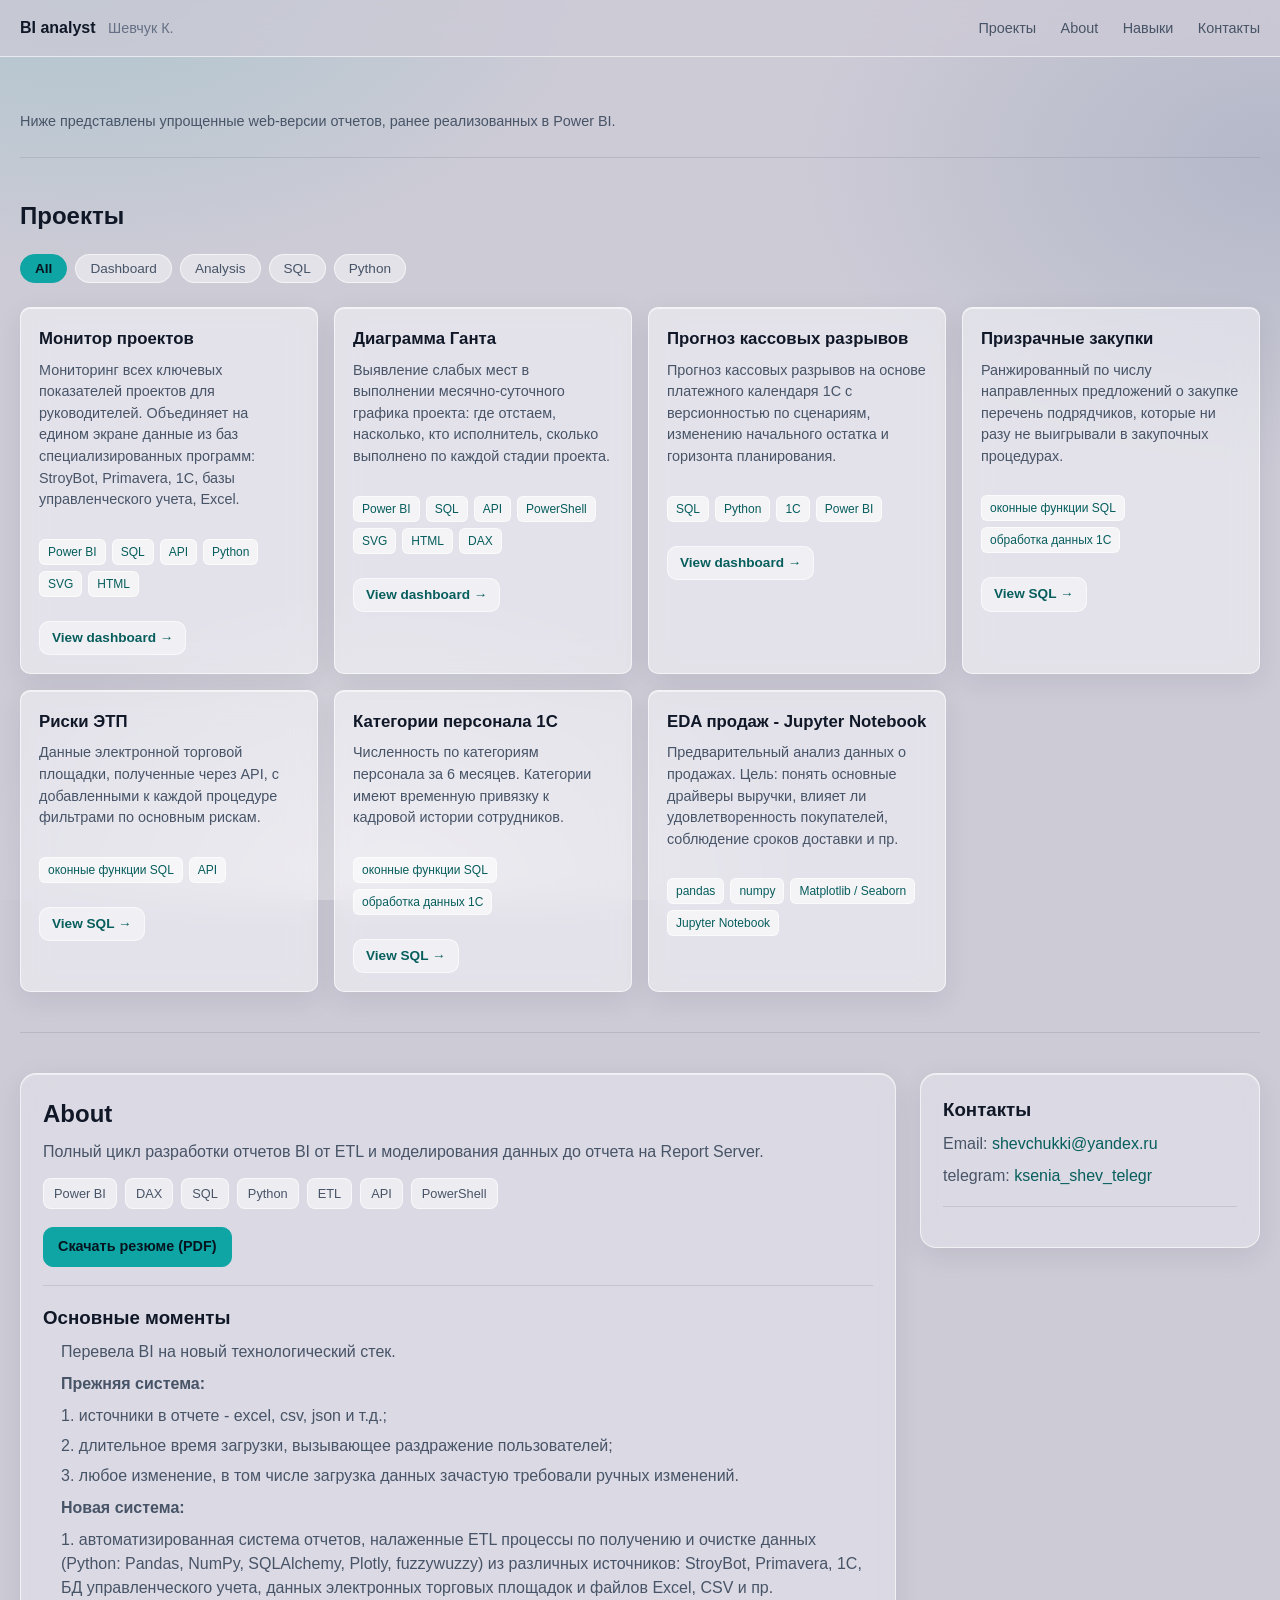
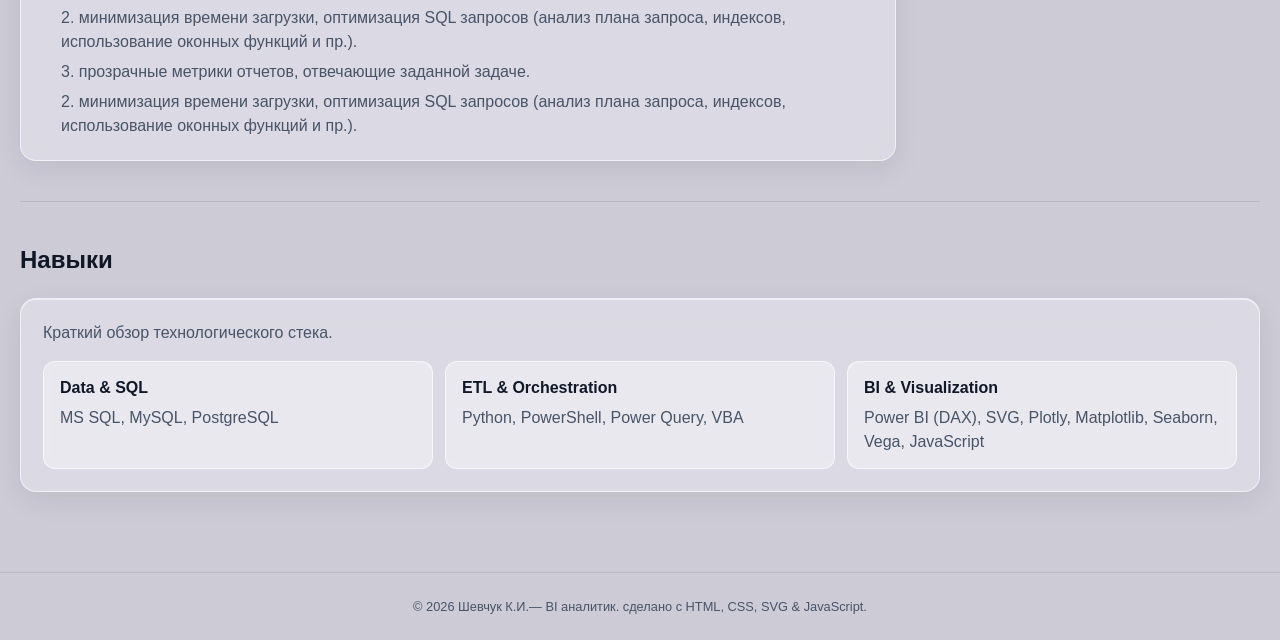
<file: index.html>
<!DOCTYPE html>
<html lang="en">

<head>
    <meta charset="UTF-8">
    <meta name="viewport" content="width=device-width, initial-scale=1.0">
    <title>BI analyst</title>
    <link rel="stylesheet" href="style.css">
</head>

<body>

    <header class="site-header">
        <div class="container header-inner">
            <div class="brand">
                <span class="brand-name" id="profile-name">BI analyst</span>
                <span class="brand-role" id="profile-role">Шевчук К.</span>
            </div>
            <nav>
                <a href="#projects">Проекты</a>
                <a href="#about">About</a>
                <a href="#skills">Навыки</a>
                <a href="#contact">Контакты</a>
            </nav>
        </div>
    </header>

    <section class="hero">
        <div class="container">
            <p id="profile-summary" class="hero-summary">Loading profile…</p>
        </div>
    </section>

    <main class="container">

        <section id="projects" class="section">
            <h2>Проекты</h2>

            <div class="filters" id="filters" role="tablist" aria-label="Filter projects by category">
                <button class="filter-btn is-active" data-filter="all">All</button>
            </div>

            <div class="project-grid" id="project-grid">

            </div>
        </section>

        
        <section id="about" class="section about-grid">
            <div class="card intro">
                <h2>About</h2>
                <p class="muted">Полный цикл разработки отчетов BI от ETL и моделирования данных до отчета на Report Server.</p>

                <div class="skills">
                    <span class="chip">Power BI</span>
                    <span class="chip">DAX</span>
                    <span class="chip">SQL</span>
                    <span class="chip">Python</span>
                    <span class="chip">ETL</span>
                    <span class="chip">API</span>
                    <span class="chip">PowerShell</span>
                </div>

                <div class="about-actions">
                    <a class="btn download" href="resume.pdf" download>Скачать резюме (PDF)</a>
                    <!-- <a class="link-quiet" href="#contact">Email / LinkedIn</a> -->
                </div>

                <hr class="card-divider">

                <h3>Основные моменты</h3>
                <ul class="highlights">
                Перевела BI на новый технологический стек.
    <p></p>
	<p class="marked">Прежняя система: </p>
	<li>1. источники в отчете - excel, csv, json и т.д.;</li>
	<li>2. длительное время загрузки, вызывающее раздражение пользователей;</li>
	<li>3. любое изменение, в том числе загрузка данных зачастую требовали ручных изменений.</li>
	<p></p>
	<p class="marked">Новая система:</p>
	<li>1. автоматизированная система отчетов, налаженные ETL процессы по получению и очистке данных (Python: Pandas, NumPy, SQLAlchemy, Plotly, fuzzywuzzy) из различных источников: StroyBot, Primavera, 1C, БД управленческого учета, данных электронных торговых площадок и файлов Excel, CSV и пр.</li>
	<li>2. минимизация времени загрузки, оптимизация SQL запросов (анализ плана запроса, индексов, использование оконных функций и пр.).</li>
	<li>3. прозрачные метрики отчетов, отвечающие заданной задаче.</li>
    <li>2. минимизация времени загрузки, оптимизация SQL запросов (анализ плана запроса, индексов, использование оконных функций и пр.).</li>

                </ul>
            </div>

            <aside  id="contact" class="card contact-card">
                <h3>Контакты</h3>
                <p class="muted">Email: <a href="shevchukki@yandex.ru">shevchukki@yandex.ru</a></p>
                <p class="muted">telegram: <a href="https://t.me/ksenia_shev_telegr">ksenia_shev_telegr</a></p> 

                <hr class="card-divider">

            </aside>
        </section>

       
        <section id="skills" class="section">
            <h2>Навыки </h2>
            <div class="card">
                <p class="muted">Краткий обзор технологического стека.</p>
                <div class="skills-grid">
                    <div class="skill-group">
                        <h4>Data &amp; SQL</h4>
                        <p class="muted">MS SQL, MySQL, PostgreSQL</p>
                    </div>
                    <div class="skill-group">
                        <h4>ETL &amp; Orchestration</h4>
                        <p class="muted">Python, PowerShell, Power Query, VBA</p>
                    </div>
                    <div class="skill-group">
                        <h4>BI &amp; Visualization</h4>
                        <p class="muted">Power BI (DAX), SVG, Plotly, Matplotlib, Seaborn, Vega, JavaScript</p>
                    </div>
                </div>
            </div>
        </section>


    </main>

    <footer class="site-footer">
        <div class="container">
            <p>&copy; <span id="year">2026</span> Шевчук К.И.— BI аналитик. сделано с HTML, CSS, SVG &amp; JavaScript.</p>
        </div>
    </footer>

    <script src="script.js"></script>
</body>

</html>
</file>
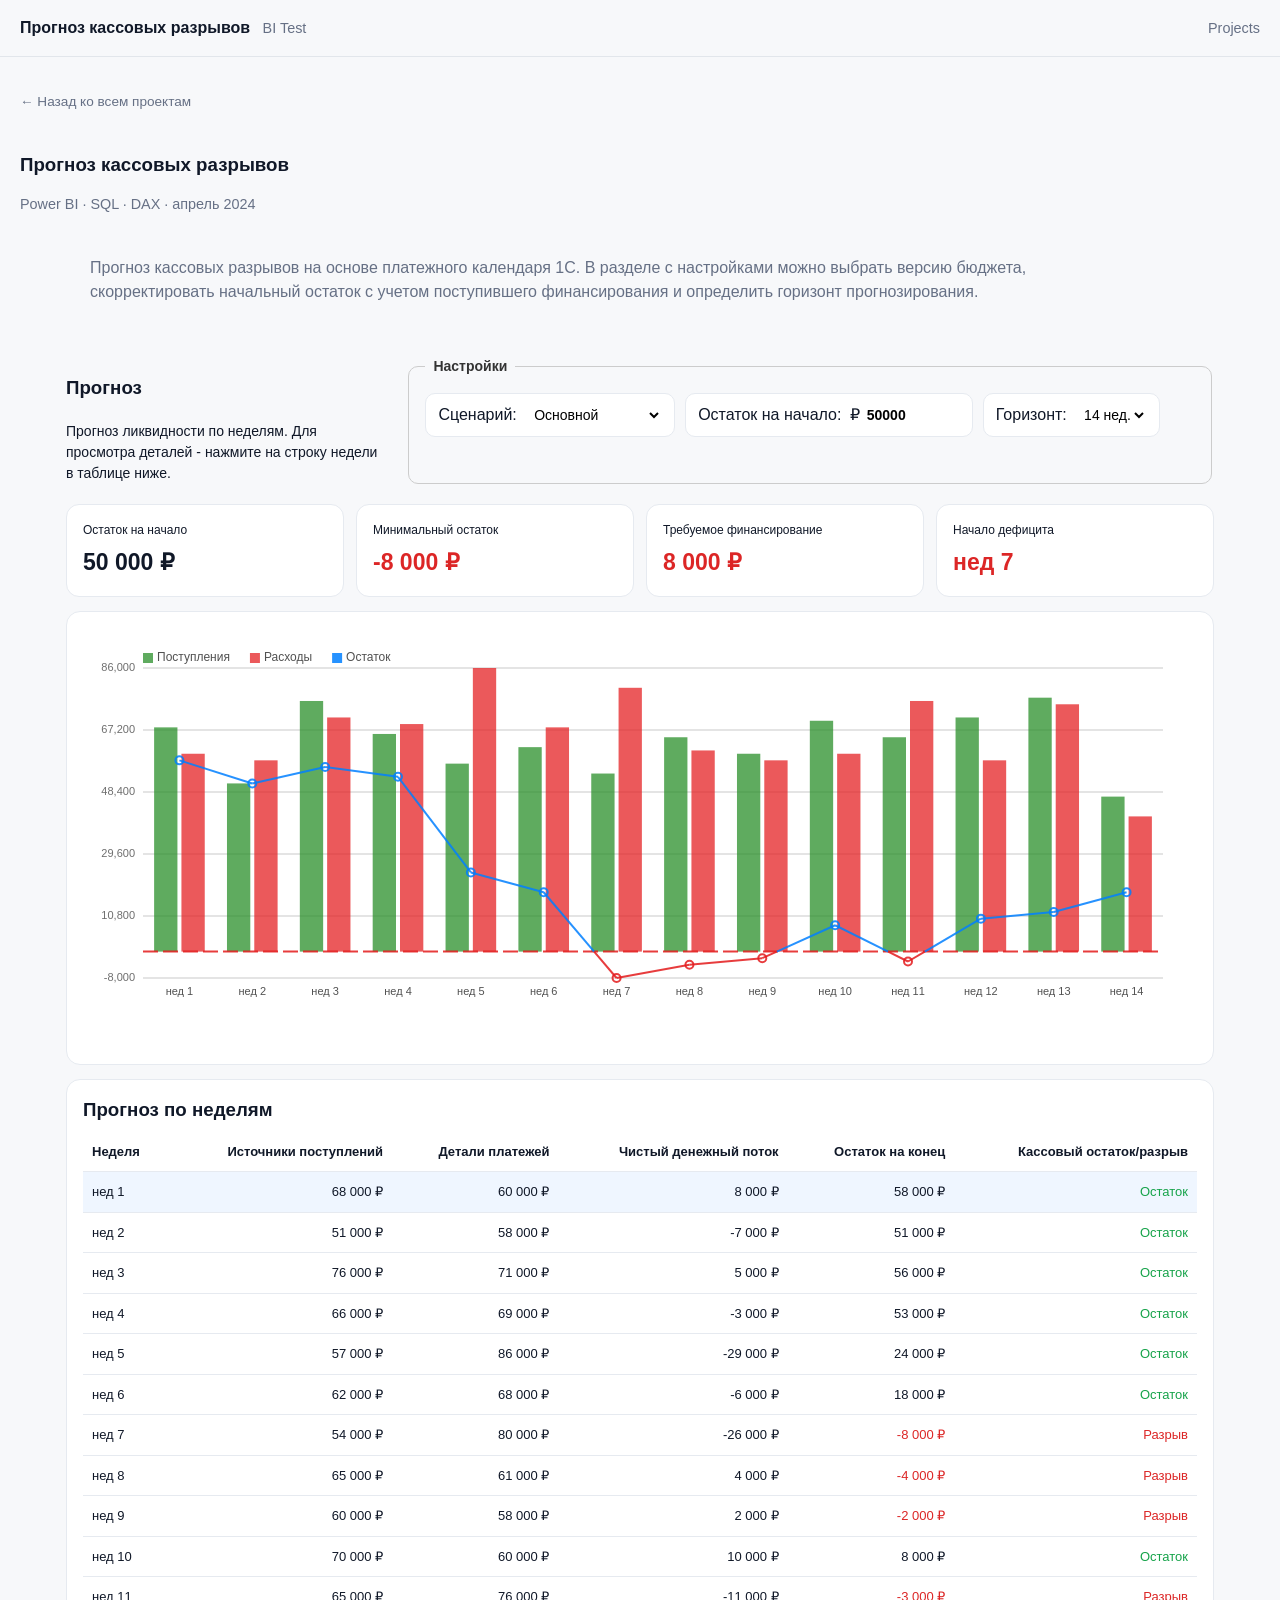
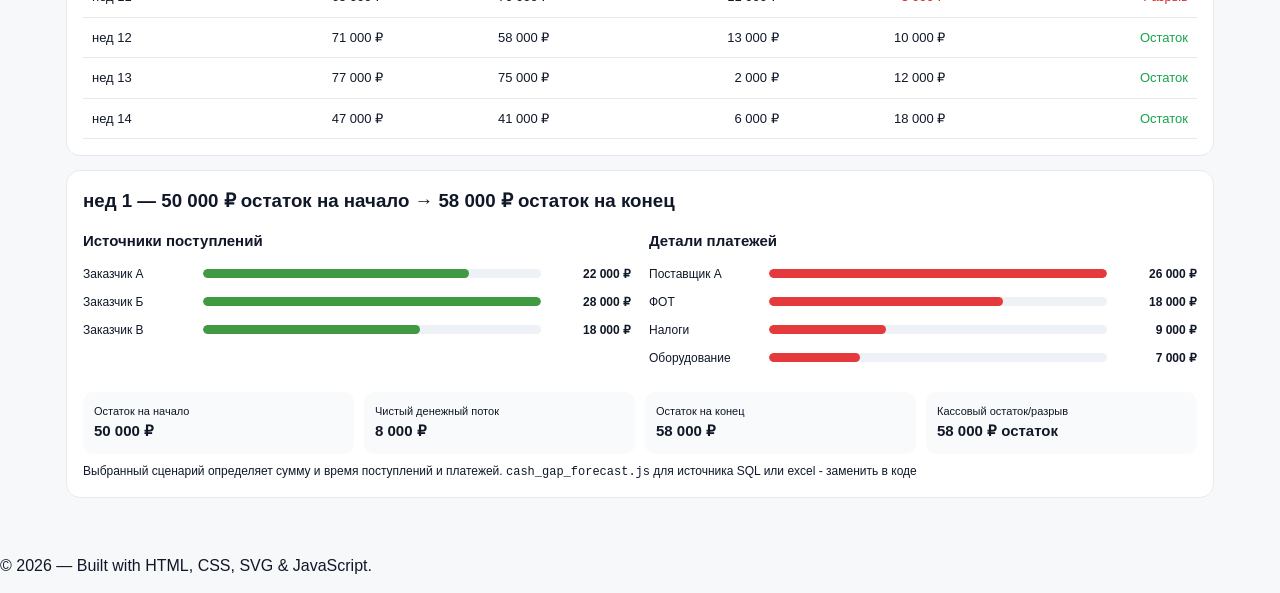
<file: projects/cash_gap2.html>
<!DOCTYPE html>

<html lang="en">

<head>
  <meta charset="UTF-8">
  <meta name="viewport" content="width=device-width, initial-scale=1.0">
  <title>Прогноз кассовых разрывов</title>
  <link rel="stylesheet" href="cash_gap2.css">
</head>

<body>
  <header class="site-header">
    <div class="container header-inner">
      <div class="brand">
        <span class="brand-name">Прогноз кассовых разрывов</span>
        <span class="brand-role">BI Test</span>
      </div>
      <nav>
        <a href="../index.html#projects">Projects</a>
      </nav>
    </div>
  </header>
  <main class="container" style="padding-top: 32px;">
    <a href="../index.html#projects" class="back-link">&larr; Назад ко всем проектам</a>
    <section class="detail-hero">
      <h3>Прогноз кассовых разрывов</h3>
      <p class="detail-meta">Power BI &middot; SQL &middot; DAX &middot; апрель 2024</p>
      <p class="detail-summary">
        Прогноз кассовых разрывов на основе платежного календаря 1С. В разделе с настройками можно выбрать версию бюджета, скорректировать начальный остаток с учетом поступившего финансирования и определить горизонт прогнозирования.
      </p>

    </section>

    <div class="kpi-grid" id="kpi-grid"></div>

    <div class="wrap">
      <div class="top">
        <div>
          <h3>Прогноз</h3>
          <div class="sub">Прогноз ликвидности по неделям. Для просмотра деталей - нажмите на строку недели в таблице
            ниже.</div>

        </div>

        <fieldset class="settings-frame">

          <legend>Настройки</legend>

          <div class="controls">

            <label class="control">Сценарий: &nbsp;

              <select id="scenario">

                <option>Основной</option>

                <option>Оптимистичный</option>

                <option>Пессимистичный</option>

              </select>

            </label>



            <label class="control open">Остаток на начало: &nbsp;₽

              <input id="opening" type="number" value="50000" step="5000">

            </label>



            <label class="control">Горизонт: &nbsp;

              <select id="horizon">

                <option value="14">14 нед.</option>

                <option value="8">8 нед.</option>

                <option value="6">6 нед.</option>

              </select>

            </label>

          </div>

        </fieldset>

      </div>



      <div class="kpis" id="kpis"></div>





      <div class="card">

        <div class="chartbox">

          <div id="chartContainer" style="width: 100%; max-width: 1100px; height: 350px;">

            <canvas id="cashGapChart"></canvas>

          </div>

        </div>

      </div>





      <div class="card">

        <h3 style="margin:0 0 8px">Прогноз по неделям</h3>

        <table>

          <thead>

            <tr>

              <th>Неделя</th>

              <th>Источники поступлений</th>

              <th>Детали платежей</th>

              <th>Чистый денежный поток</th>

              <th>Остаток на конец</th>

              <th>Кассовый остаток/разрыв</th>

            </tr>

          </thead>

          <tbody id="rows"></tbody>

        </table>

      </div>



      <div class="card">

        <h3 id="detailTitle" style="margin:0 0 15px">Selected week</h3>



        <div class="detail">

          <div>

            <h3>Источники поступлений</h3>

            <div id="arDrivers"></div>

          </div>



          <div>

            <h3>Детали платежей</h3>

            <div id="apDrivers"></div>

          </div>

        </div>

        <div class="summary" id="summary"></div>

        <div class="note">

          Выбранный сценарий определяет сумму и время поступлений и платежей.

          <code>cash_gap_forecast.js</code> для источника SQL или excel - заменить в коде

        </div>

      </div>

    </div>



    <script src="cash_gap2.js"></script>



  </main>

  <footer class="site-footer">

    <div class="container">

      <p>&copy; 2026 &mdash; Built with HTML, CSS, SVG &amp; JavaScript.</p>

    </div>

  </footer>

  <!-- <script src="cash_gap.js"></script> -->

</body>

</html>
</file>
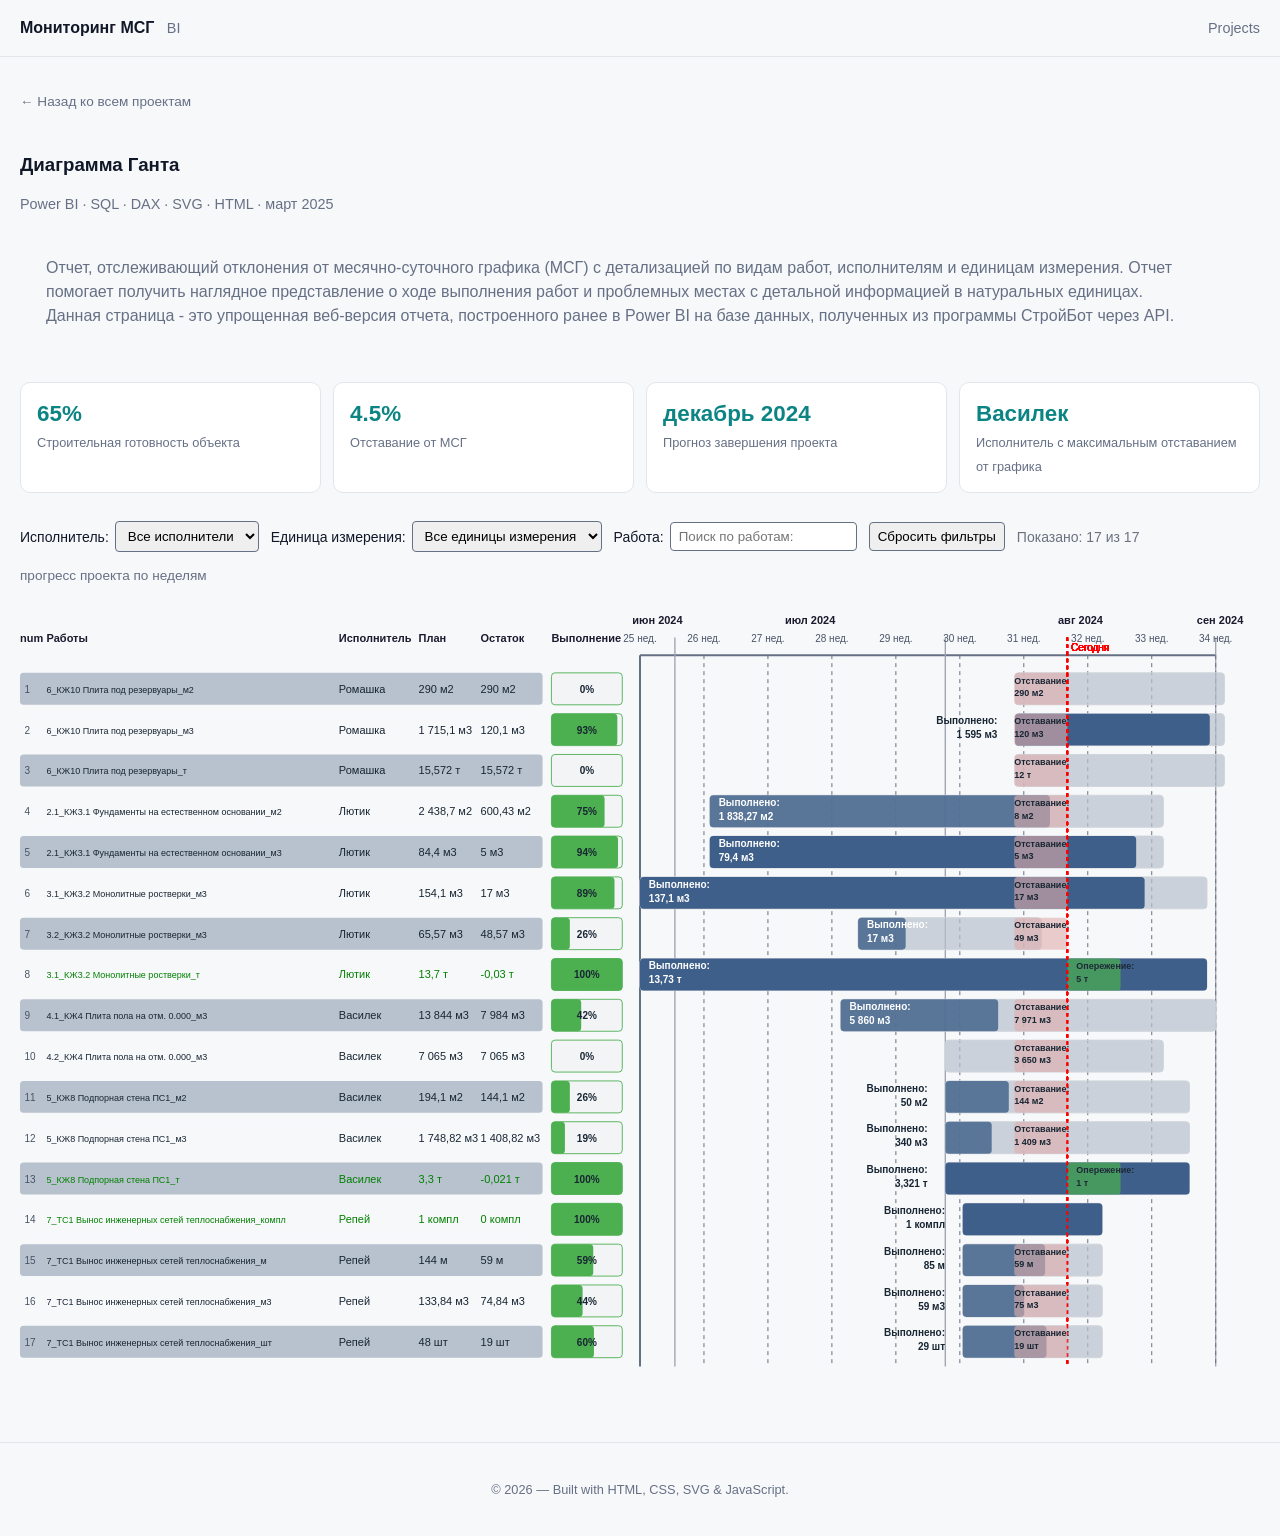
<file: projects/Gantt_chart.html>
<!DOCTYPE html>
<html lang="en">

<head>
  <meta charset="UTF-8">
  <meta name="viewport" content="width=device-width, initial-scale=1.0">
  <title>Project execution Gantt chart</title>
  <link rel="stylesheet" href="Gantt_chart.css">
</head>

<body>


  <header class="site-header">
    <div class="container header-inner">
      <div class="brand">
        <span class="brand-name">Мониторинг МСГ</span>
        <span class="brand-role">BI</span>
      </div>
      <nav>
        <a href="../index.html#projects">Projects</a>
      </nav>
    </div>
  </header>


  <main class="container" style="padding-top: 32px;">

    <a href="../index.html#projects" class="back-link">&larr; Назад ко всем проектам</a>

    <section class="detail-hero">
      <h3>Диаграмма Ганта</h3>
      <p class="detail-meta">Power BI &middot; SQL &middot; DAX &middot; SVG &middot; HTML &middot; март 2025</p>
      <p class="detail-summary">
        Отчет, отслеживающий отклонения от месячно-суточного графика (МСГ) с детализацией по видам работ, исполнителям и единицам измерения. Отчет помогает получить наглядное представление о ходе выполнения работ и проблемных местах с детальной информацией в натуральных единицах.
        Данная страница - это упрощенная веб-версия отчета, построенного ранее в Power BI на базе данных, полученных из программы СтройБот через API.

      </p>
    </section>

    <div class="kpi-grid" id="kpi-grid">
     
    </div>

    <div class="gantt-filters">
      <label>
        Исполнитель:
        <select id="executor-filter">
          <option value="">Все исполнители</option>
        </select>
      </label>

      <label>
        Единица измерения:
        <select id="unit-filter">
          <option value="">Все единицы измерения</option>
        </select>
      </label>

      <label>
        Работа:
        <input id="task-filter" type="search" placeholder="Поиск по работам:" autocomplete="off">
      </label>

      <button id="reset-gantt-filters" type="button">Сбросить фильтры</button>
      <span id="gantt-filter-info"></span>

    </div>

    <section class="detail-chart-block">
      <!-- <h3>Диаграмма Ганта</h3> -->
      <p class="chart-note">прогресс проекта по неделям</p>
      <div class="gantt-scroll">
        <svg id="gantt-chart" viewBox="0 0 1000 800" width="100%" height="800" preserveAspectRatio="xMidYMid meet"
          role="img" aria-label="Диаграмма Ганта">
        </svg>
      </div>
    </section>

  </main>

  <footer class="site-footer">
    <div class="container">
      <p>&copy; 2026 &mdash; Built with HTML, CSS, SVG &amp; JavaScript.</p>
    </div>
  </footer>

  <script src="Gantt_chart.js"></script>
</body>

</html>
</file>
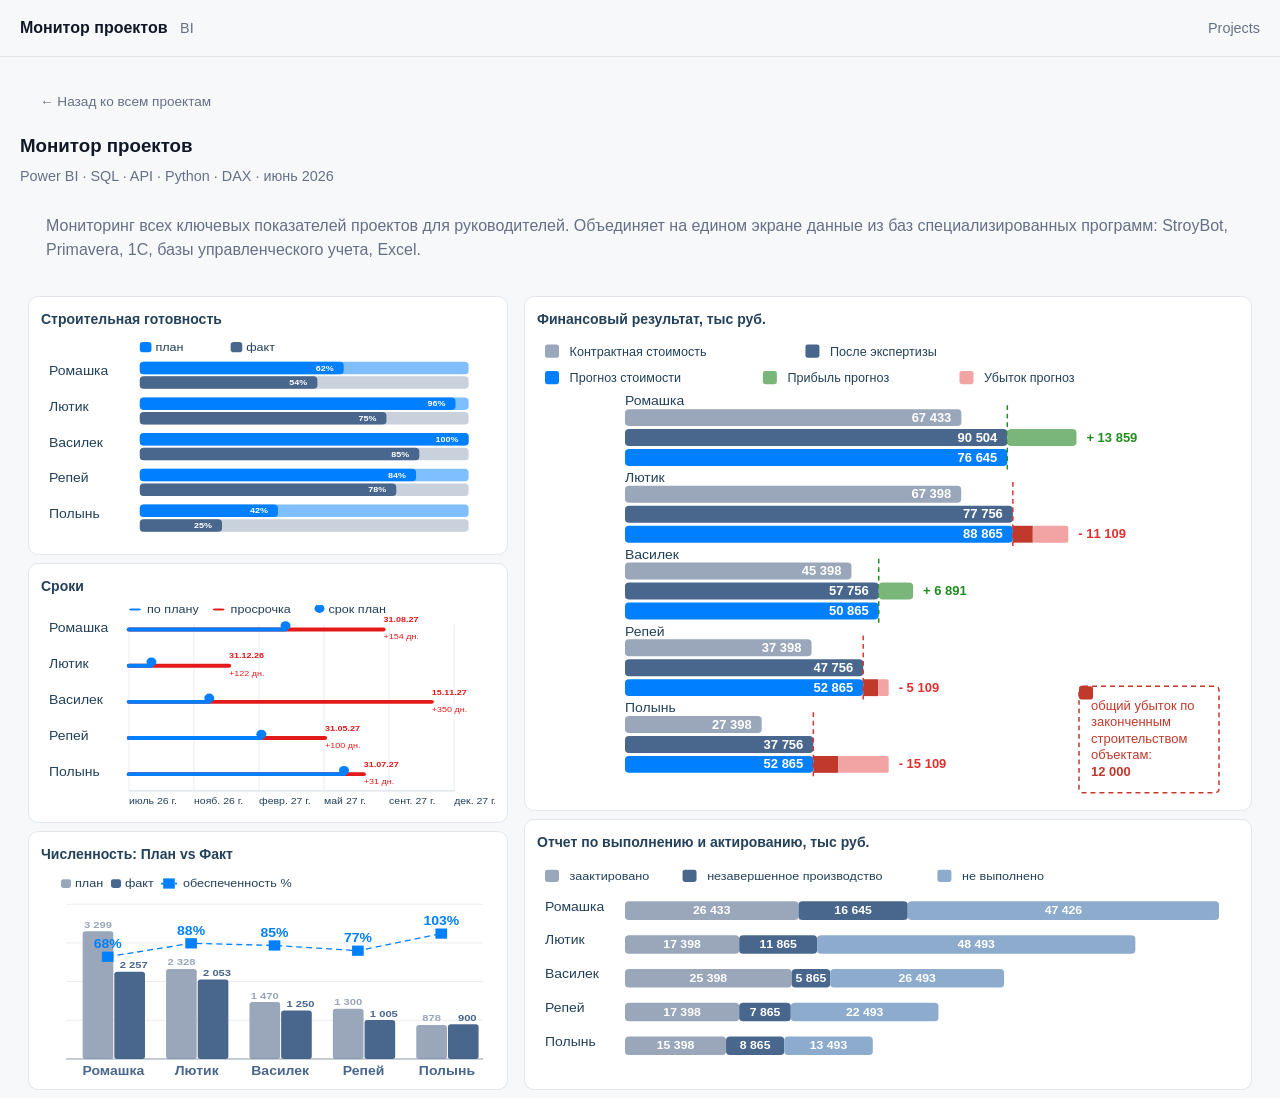
<file: projects/project_monitor.html>
<!DOCTYPE html>
<html lang="en">
<head>
  <meta charset="UTF-8">
  <meta name="viewport" content="width=device-width, initial-scale=1.0">
  <title>Монитор проектов</title>
  <link rel="stylesheet" href="project_monitor.css">
</head>
<body>
  <header class="site-header">
    <div class="container header-inner">
      <div class="brand">
        <span class="brand-name">Монитор проектов</span>
        <span class="brand-role">BI</span>
      </div>
      <nav>
        <a href="../index.html#projects">Projects</a>
      </nav>
    </div>
  </header>
  <main class="container" style="padding-top: 32px;">
    <a href="../index.html#projects" class="back-link">&larr; Назад ко всем проектам</a>
    <section class="detail-hero">
      <h3>Монитор проектов</h3>
      <p class="detail-meta">Power BI &middot; SQL &middot; API &middot; Python &middot; DAX &middot; июнь 2026</p>
      <p class="detail-summary">
    Мониторинг всех ключевых показателей проектов для руководителей. Объединяет на едином экране данные из баз специализированных программ: StroyBot, Primavera, 1C, базы управленческого учета, Excel.
      </p>
    </section>
    <!-- начало вставки -->
    <div class="container_charts">
      <div class="left-column">
        <div class="chart">
          <section class="detail-chart-block">
            <h4 class="chart-label">Строительная готовность</h4>
            <!-- <div id="chart-container"></div> -->
            <svg id="completion-chart" viewBox="0 0 500 200" width="100%" preserveAspectRatio="xMidYMid meet" role="img"
              aria-label="construction completion">
            </svg>
          </section>
        </div>
        <div class="chart">
          <section class="detail-chart-block">
            <h4 class="chart-label">Сроки</h4>
            <svg id="term-chart" viewBox="0 0 1000 400" width="100%" preserveAspectRatio="xMidYMid meet" role="img"
              aria-label="project term delays">
            </svg>
          </section>
        </div>
        <div class="chart">
          <section class="detail-chart-block">
            <h4 class="chart-label">Численность: План vs Факт</h4>
            <svg id="headcount-chart" viewBox="0 0 800 300" width="100%" preserveAspectRatio="xMidYMid meet" role="img"
              aria-label="headcount plan vs fact">
            </svg>
          </section>
        </div>
      </div>
      <div class="right-column">
        <div class="chart chart-big">
          <section class="detail-chart-block">
            <h4 class="chart-label">Финансовый результат, тыс руб.</h4>
            <svg id="cost-chart" viewBox="0 0 1000 400" width="100%" preserveAspectRatio="xMidYMid meet" role="img"
              aria-label="cost overrun vs forecast">
            </svg>
          </section>
        </div>
        <div class="chart chart-small">
          <section class="detail-chart-block">
            <h4 class="chart-label">Отчет по выполнению и актированию, тыс руб.</h4>
            <svg id="act-chart" viewBox="0 0 800 200" width="100%" preserveAspectRatio="xMidYMid meet" role="img"
              aria-label="act plan execution">
            </svg>
          </section>
        </div>
      </div>
    </div>
    <!-- окончание вставки -->
    <script src="project_monitor.js"></script>
  </main>
</body>
</html>
</file>
<file: style.css>
:root {
  --bg: #cdcbd6;

  /* --bg: #b4c0d5; */
  /* --bg: #b7c7d6; */
  /* --bg: #cbd5db; */
  /* --bg: #b7b4c7; */
  /* --bg: #b7b8cc; */
  /* --bg: #d5dbe2; */
  /* --bg: #bcc0de; */
  /* --bg: #e2d4e0; */
  /* --bg: #F7F8FA; */
  --surface: #FFFFFF;
  --surface-2: #FFFFFF;
  --border: #E2E6EB;
  --muted: #9aa4b2;
  --color-border-strong: #CBD2DA;
  --text: #101828;
  --color-text-secondary: #475467;
  --text-muted: #667085;
  --accent: #0EA5A4;
  --accent-2: #0B8483;
  --accent-ink: #075E5D;

  --glass: rgba(255, 255, 255, 0.28);
  --glass-strong: rgba(255, 255, 255, 0.45);
  --glass-border: rgba(255, 255, 255, 0.6);
  --glass-shadow: 0 8px 28px rgba(16, 24, 40, 0.08), inset 0 1px 0 rgba(255, 255, 255, 0.55);
  --glass-blur: blur(14px) saturate(130%);

  --radius: 10px;
  --max-width: 1560px;
  font-size: 16px;
}


@supports not ((backdrop-filter: blur(1px)) or (-webkit-backdrop-filter: blur(1px))) {
  :root {
    --glass: rgba(255, 255, 255, 0.55);
    --glass-strong: rgba(255, 255, 255, 0.7);
  }
}

* {
  box-sizing: border-box;
}

body {
  margin: 0;

  background:
    radial-gradient(900px 520px at 6% -4%, rgba(14, 165, 164, 0.16), transparent 60%),
    radial-gradient(800px 520px at 100% 18%, rgba(62, 95, 138, 0.18), transparent 60%),
    radial-gradient(700px 520px at 30% 100%, rgba(255, 255, 255, 0.35), transparent 60%),
    var(--bg);
  background-attachment: fixed;
  color: var(--text);
  font-family: -apple-system, BlinkMacSystemFont, "Arial", Roboto, Helvetica, sans-serif;
  line-height: 1.5;
}

a:focus-visible,
button:focus-visible {
  outline: 2px solid var(--accent-2);
  outline-offset: 2px;
}

.container {
  max-width: var(--max-width);
  margin: 0 auto;
  padding: 0 20px;
}


.site-header {
  border-bottom: 1px solid var(--glass-border);
  position: sticky;
  top: 0;
  background: rgba(205, 203, 214, 0.7);
  -webkit-backdrop-filter: blur(12px);
  backdrop-filter: blur(12px);
  z-index: 10;
}

.header-inner {
  display: flex;
  justify-content: space-between;
  align-items: center;
  padding: 16px 20px;
}

.brand-name {
  font-weight: 700;
  margin-right: 8px;
}

.brand-role {
  color: var(--text-muted);
  font-size: 0.9rem;
}

nav a {
  color: var(--color-text-secondary);
  text-decoration: none;
  margin-left: 20px;
  font-size: 0.9rem;
}

nav a:hover {
  color: var(--accent-ink);
}

.hero {
  padding: 40px 0 10px;
}

.hero-summary {
  font-size: 0.9rem;
  color: var(--color-text-secondary);
  max-width: 90%;
}

.section {
  padding: 40px 0;
  border-top: 1px solid rgba(16, 24, 40, 0.1);
}

.section h2 {
  margin: 0 0 20px;
}


.card {
  background: var(--glass);
  border: 1px solid var(--glass-border);
  border-radius: 16px;
  padding: 22px;
  box-shadow: var(--glass-shadow);
  -webkit-backdrop-filter: var(--glass-blur);
  backdrop-filter: var(--glass-blur);
}

.card h2 {
  margin: 0 0 8px;
}

.card h3 {
  margin: 0 0 8px;
}

.card h4 {
  margin: 0 0 6px;
}

.card p {
  margin: 0 0 8px;
}

.card p:last-child {
  margin-bottom: 0;
}

.card a:not(.btn) {
  color: var(--accent-ink);
  font-weight: 500;
  text-decoration: none;
}

.card a:not(.btn):hover {
  text-decoration: underline;
}

.muted {
  color: var(--color-text-secondary);
}

.link-quiet {
  font-size: 0.85rem;
}

.card-divider {
  margin: 18px 0;
  border: none;
  border-top: 1px solid rgba(16, 24, 40, 0.1);
}


.btn {
  display: inline-block;
  padding: 8px 14px;
  border-radius: 10px;
  border: 1px solid var(--glass-border);
  background: var(--glass-strong);
  color: var(--text);
  font-size: 0.9rem;
  font-weight: 600;
  text-decoration: none;
  transition: background 0.15s ease, border-color 0.15s ease;
}

.btn:hover {
  border-color: var(--accent);
  background: rgba(255, 255, 255, 0.65);
}

.btn.download {
  background: var(--accent);
  border-color: var(--accent);
  color: #06141f;
}

.btn.download:hover {
  background: var(--accent-2);
  border-color: var(--accent-2);
  color: #fff;
}


.about-grid {
  display: grid;
  grid-template-columns: minmax(0, 1fr) 340px;
  gap: 24px;
  align-items: start;
}

.skills {
  display: flex;
  gap: 8px;
  flex-wrap: wrap;
  margin-top: 14px;
}

.chip {
  background: rgba(255, 255, 255, 0.5);
  border: 1px solid var(--glass-border);
  padding: 5px 10px;
  border-radius: 8px;
  color: var(--color-text-secondary);
  font-size: 0.8rem;
  font-weight: 500;
}

.about-actions {
  display: flex;
  align-items: center;
  flex-wrap: wrap;
  gap: 14px;
  margin-top: 18px;
}

.highlights {
  margin: 8px 0 0;
  padding-left: 18px;
  color: var(--color-text-secondary);
  list-style-type: none;
}

.highlights li+li {
  margin-top: 6px;
  
}

.marked {
  font-weight: 600;
}


.tags {
  display: flex;
  flex-wrap: wrap;
  gap: 6px;
}

/* .tags {
  position: absolute;
  bottom: 20px;         
  left: 0;
  right: 0;
  display: flex;
  flex-wrap: wrap;
  gap: 6px;
} */


.skills-grid {
  display: grid;
  grid-template-columns: repeat(auto-fit, minmax(190px, 1fr));
  gap: 12px;
  margin-top: 16px;
}

.skill-group {
  background: rgba(255, 255, 255, 0.4);
  border: 1px solid var(--glass-border);
  border-radius: 12px;
  padding: 14px 16px;
}

.skill-group p {
  margin: 0;
}


.cta {
  display: flex;
  flex-wrap: wrap;
  align-items: center;
  justify-content: space-between;
  gap: 16px;
}

.cta-actions {
  display: flex;
  gap: 8px;
}


.filters {
  display: flex;
  flex-wrap: wrap;
  gap: 8px;
  margin-bottom: 24px;
}

.filter-btn {
  background: var(--glass-strong);
  border: 1px solid var(--glass-border);
  color: var(--color-text-secondary);
  padding: 6px 14px;
  border-radius: 999px;
  cursor: pointer;
  font-size: 0.85rem;
  transition: all 0.15s ease;
}

.filter-btn:hover {
  color: var(--text);
  border-color: var(--accent);
}

.filter-btn.is-active {
  background: var(--accent);
  color: #06141f;
  border-color: var(--accent);
  font-weight: 600;
}


.project-grid {
  display: grid;
  grid-template-columns: repeat(auto-fill, minmax(260px, 1fr));
  gap: 16px;
}

.project-card {
  display: flex;
  flex-direction: column;
  background: var(--glass-strong);
  border: 1px solid var(--glass-border);
  border-radius: var(--radius);
  padding: 18px;
  box-shadow: var(--glass-shadow);
  -webkit-backdrop-filter: var(--glass-blur);
  backdrop-filter: var(--glass-blur);
  transition: transform 0.15s ease, border-color 0.15s ease;
  color: inherit;
  text-decoration: none;
}

.project-card:hover {
  transform: translateY(-2px);
  border-color: var(--accent);
}

.project-card.has-detail {
  cursor: pointer;
}

.project-card h3 {
  margin: 0 0 8px;
  font-size: 1.05rem;
}

.project-card p {
  margin: 0 0 12px;
  color: var(--color-text-secondary);
  font-size: 0.9rem;
}

.project-card.is-hidden {
  display: none;
}

.view-detail {
  align-self: flex-start;
  margin-top: 12px;
  padding: 6px 12px;
  border-radius: 10px;
  background: var(--glass-strong);
  border: 1px solid var(--glass-border);
  color: var(--accent-ink);
  font-size: 0.85rem;
  font-weight: 600;
  transition: background 0.15s ease, border-color 0.15s ease;
  /* position: relative; */
}

.project-card.has-detail:hover .view-detail {
  background: rgba(255, 255, 255, 0.7);
  border-color: var(--accent);
}

.tag-list {
  display: flex;
  flex-wrap: wrap;
  gap: 6px;
  margin-bottom: 12px;
  padding: 0;
  list-style: none;
}

.tag {
  background: rgba(255, 255, 255, 0.6);
  border: 1px solid var(--glass-border);
  color: var(--accent-ink);
  font-size: 0.75rem;
  font-weight: 500;
  padding: 3px 8px;
  border-radius: 6px;
}



/* KPI tiles inside project cards */
.metric-list {
  display: grid;
  grid-template-columns: repeat(auto-fit, minmax(72px, 1fr));
  gap: 8px;
  margin: auto 0 0;
  /* pushes the KPIs to the bottom so cards line up */
  padding: 0;
  list-style: none;
  font-size: 0.75rem;
  color: var(--color-text-secondary);
}

.metric-list>* {
  padding: 8px 10px;
  border-radius: 8px;
  background: rgba(255, 255, 255, 0.45);
  border: 1px solid var(--glass-border);
  line-height: 1.25;
}

.metric-list strong {
  display: block;
  margin-bottom: 2px;
  color: var(--accent-ink);
  font-size: 1.05rem;
  font-weight: 700;
}

/* ---------- Bar chart ---------- */
#bar-chart {
  width: 100%;
  max-width: 1000px;
  height: auto;
  display: block;
}

/* Horizontal bars */
.bar {
  transition: width 0.8s ease;
  /* animate width, not height */
  /* fill: #003153; */
  fill: #3E5F8A;
}

.bar-value {
  font-size: 13px;
  fill: #0EA5A4;
  font-weight: 600;
}

.bar-label {
  font-size: 12px;
  fill: #475467;
  font-weight: 500;
}

.bar-label-task {
  font-size: 12px;
  /* fill: #3a4049; */
  /* fill: #182633; */
  fill: var(--complete-color, #182633);
  font-weight: 500;
}

.bar-label-other {
  font-size: 12px;
  /* fill:#182633; */
  fill: var(--complete-color, #182633);
  font-weight: 500;
}

.bar-completion {
  fill: #4CAF50;
}

.completion-text {
  text-anchor: middle;
  font-size: 11px;
  fill: #182633;
  font-weight: 600;
}

.bar-plan {
  fill: #B8C1CE;
  fill-opacity: 0.7;
  stroke: #d1d5db;
  stroke-width: 1;
}

.backlog-text {
  text-anchor: "start";
  font-size: 10px;
  fill: #182633;
  font-weight: 600;
}

.header-label {
  font-size: 12px;
  /* font-weight: "bold"; */
  fill: #1a1a2e;
  font-weight: 600;
}

.month-label {
  font-size: 12px;
  fill: #1a1a2e;
  font-weight: 600;
}

.week-gridLine {
  stroke: #667085;
  stroke-width: 1px;
  stroke-dasharray: 4, 4
}

.axis-line {
  stroke: #667085;
  stroke-width: 2;
}



#timeline-svg {
  width: 100%;
  max-width: 100%;
  height: auto;
  display: block;
}

.timeline-axis {
  stroke: var(--border);
  stroke-width: 2;
}

.timeline-connector {
  stroke: var(--border);
  stroke-width: 1.5;
}

.timeline-dot {
  fill: var(--accent);
  stroke: var(--bg);
  stroke-width: 2;
  transition: fill 0.15s ease, r 0.15s ease;
  cursor: pointer;
}

.timeline-date-label {
  fill: var(--text-muted);
  font-size: 9px;
}

.timeline-title-label {
  fill: var(--text);
  font-size: 11px;
  font-weight: 600;
}


.site-footer {
  margin-top: 40px;
  border-top: 1px solid rgba(16, 24, 40, 0.1);
  padding: 24px 0;
  color: var(--color-text-secondary);
  font-size: 0.8rem;
  text-align: center;
}

.site-footer p {
  margin: 0;
}


.back-link {
  color: var(--text-muted);
  text-decoration: none;
  font-size: 0.85rem;
  display: inline-block;
  margin-bottom: 20px;
}

.back-link:hover {
  color: var(--accent);
}

.detail-hero h1 {
  margin-bottom: 6px;
  margin-left: 20px;
}
.detail-hero .detail-meta {
  color: var(--text-muted);
  font-size: 0.9rem;
  margin-left: 20px;
}
.detail-hero .detail-summary {
  max-width: 90%;
  color: var(--text-muted);
  margin-top: 12px;
  margin-left: 20px;
  text-wrap: balance;
}

.kpi-grid {
  display: grid;
  grid-template-columns: repeat(auto-fit, minmax(140px, 1fr));
  gap: 12px;
  margin: 28px 0;
}

.kpi-card {
  background: var(--glass-strong);
  border: 1px solid var(--glass-border);
  border-radius: var(--radius);
  padding: 14px 16px;
  box-shadow: var(--glass-shadow);
  -webkit-backdrop-filter: var(--glass-blur);
  backdrop-filter: var(--glass-blur);
}

.kpi-card .kpi-value {
  font-size: 1.4rem;
  font-weight: 700;
  color: var(--accent-2);
  display: block;
}

.kpi-card .kpi-label {
  font-size: 0.8rem;
  color: var(--color-text-secondary);
}

.detail-chart-block {
  margin-bottom: 40px;
}

.detail-chart-block h2 {
  margin-bottom: 4px;
}

.detail-chart-block .chart-note {
  color: var(--text-muted);
  font-size: 0.85rem;
  margin-bottom: 16px;
}


#region-chart,
#trend-chart {
  width: 100%;
  height: 600px;

}

.gantt-filters {
  display: flex;
  align-items: center;
  flex-wrap: wrap;
  gap: 12px;
  margin: 0 0 12px;
  font: 14px Arial, sans-serif;
}

.gantt-filters label {
  display: flex;
  align-items: center;
  gap: 6px;
}

.gantt-filters select,
.gantt-filters input,
.gantt-filters button {
  padding: 6px 8px;
  border: 1px solid #667085;
  border-radius: 4px;
}

#gantt-filter-info {
  color: #6b7280;
}

.gantt-scroll {
  overflow-x: auto;
}

#gantt-chart {
  width: auto;
  max-width: none;
  height: auto;
  display: block;
}

.line-path {
  fill: none;
  stroke: var(--accent);
  stroke-width: 2.5;
  stroke-linecap: round;
  stroke-linejoin: round;
}

.line-dot {
  fill: var(--accent-2);
}

.grid-line {
  stroke: var(--border);
  stroke-width: 1;
}

#factText {
  white-space: pre-wrap;
  /* keeps spaces and line breaks */
}


@media (max-width: 860px) {
  .about-grid {
    grid-template-columns: 1fr;
  }

  .header-inner {
    flex-wrap: wrap;
    gap: 8px;
  }

  nav a {
    margin-left: 0;
    margin-right: 16px;
  }
}
</file>
<file: projects/cash_gap2.css>
:root {
    --card: #fff;
    --bg: #F7F8FA;
    --surface: #FFFFFF;
    --surface-2: #FFFFFF;
    --border: #E2E6EB;
    --color-border-strong: #CBD2DA;
    --text: #101828;
    --color-text-secondary: #475467;
    --text-muted: #667085;
    --accent: #0EA5A4;
    --accent-2: #0B8483;
    --radius: 10px;
    --max-width: 1560px;
    font-size: 16px;
    --ink: #172033;
    --line: #e6eaf0;
    --red: #dc2626;
    --green: #16a34a
}

* {
    box-sizing: border-box
}

body {
    margin: 0;
    background: var(--bg);
    color: var(--text);
    font-family: -apple-system, BlinkMacSystemFont, "Arial", Roboto, Helvetica, sans-serif;
    line-height: 1.5;
}

/* body{margin:0;background:var(--bg);font-family:Inter,system-ui,-apple-system,Segoe UI,sans-serif;color:var(--ink)} */
h1 {
    font-size: 27px;
    margin: 0 0 5px
}

.wrap {
    max-width: 1200px;
    margin: auto;
    padding: 26px
}

.top {
    display: flex;
    justify-content: space-between;
    gap: 20px;
    align-items: top;
    margin-bottom: 20px;
    width: 100%
}

.top .sub {
    flex: 0 0 30%;
    color: var(--muted);
    font-size: 14px
}

.top .controls {
    flex: 0 0 75%;
    display: flex;
    gap: 10px;
    align-items: right;
    flex-wrap: wrap
}

.top .settings-frame {
    flex: 0 0 70%;
    border: 1px solid #ccc;
    border-radius: 10px;
    padding: 16px;
}

.settings-frame legend {
    padding: 0 8px;
    font-weight: 600;
    font-size: 14px;
    color: #333;
}

.control {
    background: var(--card);
    border: 1px solid var(--line);
    border-radius: 10px;
    padding: 9px 12px
}

select,
input {
    border: 0;
    outline: 0;
    background: transparent;
    font-size: 14px
}

.open input {
    font-weight: 700;
    width: 95px
}

.kpis {
    display: grid;
    grid-template-columns: repeat(4, 1fr);
    gap: 12px;
    margin-bottom: 14px
}

.kpi {
    background: var(--card);
    border: 1px solid var(--line);
    border-radius: 13px;
    padding: 16px
}

.kpi .l {
    font-size: 12px;
    color: var(--muted)
}

.kpi .v {
    font-size: 23px;
    font-weight: 750;
    margin-top: 6px
}


.site-header {
    border-bottom: 1px solid var(--border);
    position: sticky;
    top: 0;
    background: var(--bg);
    backdrop-filter: blur(6px);
    z-index: 10;
}

.header-inner {
    display: flex;
    justify-content: space-between;
    align-items: center;
    padding: 16px 20px;
}

.brand-name {
    font-weight: 700;
    margin-right: 8px;
}

.brand-role {
    color: var(--text-muted);
    font-size: 0.9rem;
}

nav a {
    color: var(--text-muted);
    text-decoration: none;
    margin-left: 20px;
    font-size: 0.9rem;
}

nav a:hover {
    color: var(--accent);
}

.hero {
    padding: 40px 0 10px;
}

.hero-summary {
    font-size: 1.15rem;
    color: var(--text-muted);
    max-width: 640px;
}


.section {
    padding: 40px 0;
    border-top: 1px solid var(--border);
}

.section h2 {
    margin-bottom: 20px;
}


.back-link {
    color: var(--text-muted);
    text-decoration: none;
    font-size: 0.85rem;
    display: inline-block;
    margin-bottom: 20px;
    margin-left: 20px;
}

.back-link:hover {
    color: var(--accent);
}

.detail-hero h3 {
    margin-bottom: 6px;
    margin-left: 20px;
}

.detail-hero .detail-meta {
    color: var(--text-muted);
    font-size: 0.9rem;
    margin-left: 20px;
}

.detail-hero .detail-summary {
    max-width: 90%;
    color: var(--text-muted);
    margin: auto;
    padding: 26px;
    text-wrap: balance;
}

.danger {
    color: var(--red)
}

.good {
    color: var(--green)
}

.card {
    background: var(--card);
    border: 1px solid var(--line);
    border-radius: 14px;
    padding: 16px;
    margin-bottom: 14px
}

.chartbox {
    height: 400px;
    position: relative;
    margin-top: 20px
}

#chartContainer {
    position: relative;
}

#cashGapChart {
    width: 100%;
    height: 80%;
    display: block;
}

.ctx_lines {
    font-size: 12px;
    fill: #475467;
    font-weight: 500;
    stroke: #e0e0e0;
    fill: #555;
    font: 11px sans-serif;
    text-align: right
}

.negative-text {
    fill: var(--negative-text, #e0e0e0);
}

.zero {
    position: absolute;
    left: 52px;
    right: 18px;
    top: 50%;
    border-top: 2px dashed var(--red);
    pointer-events: none
}

.zero span {
    position: absolute;
    right: 0;
    top: -21px;
    background: #fee2e2;
    color: #991b1b;
    font-size: 11px;
    padding: 3px 7px;
    border-radius: 5px;
    font-weight: 700
}

.legend {
    display: flex;
    gap: 16px;
    font-size: 12px;
    color: var(--muted);
    margin: 8px 0 0
}

.dot {
    display: inline-block;
    width: 9px;
    height: 9px;
    border-radius: 2px;
    margin-right: 5px
}

table {
    width: 100%;
    border-collapse: collapse;
    font-size: 13px
}

th,
td {
    padding: 10px 9px;
    border-bottom: 1px solid var(--line);
    text-align: right
}

th:first-child,
td:first-child {
    text-align: left
}

th {
    color: var(--muted);
    font-weight: 600
}

tr.week {
    cursor: pointer
}

tr.week:hover {
    background: #f8fafc
}

tr.selected {
    background: #eff6ff
}

.detail {
    display: grid;
    grid-template-columns: 1fr 1fr;
    gap: 18px
}

.detail h3 {
    font-size: 15px;
    margin: 0 0 12px
}

.driver {
    display: flex;
    align-items: center;
    gap: 10px;
    margin: 10px 0
}

.name {
    width: 110px;
    font-size: 12px
}

.bar {
    height: 9px;
    background: #eef2f7;
    border-radius: 8px;
    flex: 1;
    overflow: hidden
}

.fill {
    height: 100%;
    border-radius: 8px
}

.amt {
    width: 80px;
    text-align: right;
    font-size: 12px;
    font-weight: 700
}

.summary {
    display: grid;
    grid-template-columns: repeat(4, 1fr);
    gap: 10px;
    margin-top: 15px
}

.sum {
    background: #f8fafc;
    border-radius: 10px;
    padding: 11px
}

.sum span {
    display: block;
    color: var(--muted);
    font-size: 11px
}

.sum b {
    font-size: 15px
}

.note {
    font-size: 12px;
    color: var(--muted);
    margin-top: 8px
}

@media(max-width:900px) {
    .kpis {
        grid-template-columns: repeat(2, 1fr)
    }

    .detail {
        grid-template-columns: 1fr
    }

    .summary {
        grid-template-columns: repeat(2, 1fr)
    }

    .top {
        align-items: start;
        flex-direction: column
    }
}
</file>
<file: projects/Gantt_chart.css>
:root {
    /* --bg: #cdcbd6; */
    --bg: #F7F8FA;
    --surface: #FFFFFF;
    --surface-2: #FFFFFF;
    --border: #E2E6EB;
    --color-border-strong: #CBD2DA;
    --text: #101828;
    --color-text-secondary: #475467;
    --text-muted: #667085;
    --accent: #0EA5A4;
    --accent-2: #0B8483;
    --radius: 10px;
    --max-width: 2560px;
    font-size: 16px;
}

* {
    box-sizing: border-box;
}

body {
    margin: 0;
    background: var(--bg);
    color: var(--text);
    font-family: -apple-system, BlinkMacSystemFont, "Arial", Roboto, Helvetica, sans-serif;
    line-height: 1.5;
}

.container {
    max-width: var(--max-width);
    margin: 0 auto;
    padding: 0 20px;
}

.site-header {
    border-bottom: 1px solid var(--border);
    position: sticky;
    top: 0;
    background: var(--bg);
    backdrop-filter: blur(6px);
    z-index: 10;
}

.header-inner {
    display: flex;
    justify-content: space-between;
    align-items: center;
    padding: 16px 20px;
}

.brand-name {
    font-weight: 700;
    margin-right: 8px;
}

.brand-role {
    color: var(--text-muted);
    font-size: 0.9rem;
}

nav a {
    color: var(--text-muted);
    text-decoration: none;
    margin-left: 20px;
    font-size: 0.9rem;
}

nav a:hover {
    color: var(--accent);
}

/* ---------- Filters ---------- */
.filters {
    display: flex;
    flex-wrap: wrap;
    gap: 8px;
    margin-bottom: 24px;
}

.filter-btn {
    background: var(--surface);
    border: 1px solid var(--border);
    color: var(--text-muted);
    padding: 6px 14px;
    border-radius: 999px;
    cursor: pointer;
    font-size: 0.85rem;
    transition: all 0.15s ease;
}

.filter-btn:hover {
    color: var(--text);
    border-color: var(--accent);
}

.filter-btn.is-active {
    background: var(--accent);
    color: #06141f;
    border-color: var(--accent);
    font-weight: 600;
}

.detail-hero {
  width: 100%;
  max-width: 100%;
}

.detail-hero h3 {
    margin-bottom: 6px;
    /* margin-left: 20px; */
}

.detail-hero .detail-meta {
    color: var(--text-muted);
    font-size: 0.9rem;
}

.detail-hero .detail-summary {
    max-width: 100vw;              
  /* margin-left: calc(50% - 50vw + 20px);  
  margin-right: calc(50% - 50vw + 20px); */
    margin: auto;
    padding: 26px;
    color: var(--text-muted);
    margin-top: 12px;
    text-wrap: balance;
}

.kpi-grid {
    display: grid;
    grid-template-columns: repeat(auto-fit, minmax(140px, 1fr));
    gap: 12px;
    margin: 28px 0;
}

.kpi-card {
    background: var(--surface);
    border: 1px solid var(--border);
    border-radius: var(--radius);
    padding: 14px 16px;
}

.kpi-card .kpi-value {
    font-size: 1.4rem;
    font-weight: 700;
    color: var(--accent-2);
    display: block;
}

.kpi-card .kpi-label {
    font-size: 0.8rem;
    color: var(--text-muted);
}

.detail-chart-block {
    margin-bottom: 40px;
}

.detail-chart-block h2 {
    margin-bottom: 4px;
}

.detail-chart-block .chart-note {
    color: var(--text-muted);
    font-size: 0.85rem;
    margin-bottom: 16px;
}

.gantt-filters {
    display: flex;
    align-items: center;
    flex-wrap: wrap;
    gap: 12px;
    margin: 0 0 12px;
    font: 14px Arial, sans-serif;
}

.gantt-filters label {
    display: flex;
    align-items: center;
    gap: 6px;
}

.gantt-filters select,
.gantt-filters input,
.gantt-filters button {
    padding: 6px 8px;
    border: 1px solid #667085;
    border-radius: 4px;
}

#gantt-filter-info {
    color: #6b7280;
}

.gantt-scroll {
    overflow-x: auto;
}

#gantt-chart {
    width: auto;
    max-width: none;
    height: auto;
    display: block;
}

.site-footer {
  border-top: 1px solid var(--border);
  padding: 24px 0;
  color: var(--text-muted);
  font-size: 0.8rem;
  text-align: center;
}
/* ---------- Project detail pages ---------- */
.back-link {
  color: var(--text-muted);
  text-decoration: none;
  font-size: 0.85rem;
  display: inline-block;
  margin-bottom: 20px;
}
.back-link:hover { color: var(--accent); }

/* ---------- Bar chart ---------- */
#bar-chart {
  width: 100%;
  max-width: 1000px;
  height: auto;
  display: block;
}
/* Горизонтальные столбики */
.bar {
  transition: width 0.8s ease;  
  /* fill: #003153; */
  fill: #3E5F8A;
}
.bar-value {
  font-size: 13px;
  fill: #0EA5A4;
  font-weight: 600;
}
.bar-label {
  font-size: 12px;
  fill: #475467;
  font-weight: 500;
}
.bar-label-task {
  font-size: 12px;
  /* fill: #3a4049; */
  /* fill: #182633; */
  /* fill:#182633; */
  fill: var(--complete-color, #182633);
  font-weight: 500;
}
.bar-label-other {
  font-size: 12px;
  /* fill:#182633; */
  fill: var(--complete-color, #182633);
  font-weight: 500;
}
.bar-completion {
  fill: #4CAF50;
}
.completion-text {
  text-anchor: middle;
  font-size: 11px;
  fill:#182633;
  font-weight:600;
}
.bar-plan {
  fill: #B8C1CE;
  fill-opacity: 0.7;
  stroke: #d1d5db;
  stroke-width: 1;
}
.backlog-text {
  text-anchor: "start";
  font-size: 10px;
  fill:#182633;
  font-weight:600;
}
.header-label {
  font-size:12px;
  /* font-weight: "bold"; */
  fill: #1a1a2e;
  font-weight: 600;
}
.month-label {
  font-size:12px;
  fill: #1a1a2e;
  font-weight: 600;
}
.week-gridLine {
  stroke: #667085;
  stroke-width: 1px;
  stroke-dasharray: 4,4
}
.axis-line {
  stroke: #667085;
  stroke-width: 2;
}
</file>
<file: projects/project_monitor.css>
:root {
  --bg: #F7F8FA;
  --surface: #FFFFFF;
  --surface-2: #FFFFFF;
  --border: #E2E6EB;
  --color-border-strong: #CBD2DA;
  --text: #101828;
  --color-text-secondary: #475467;
  --color-text-third: #23415A;
  --text-muted: #667085;
  --accent: #0EA5A4;
  --accent-2: #0B8483;
  --plan: #007FFF;
  --plan2: #9AA6B9;
  --fact: #49678D;
  --radius: 10px;
  --max-width: 2560px;
  font-size: 16px;
}
/* * { box-sizing: border-box; } */
body {
  margin: 0;
  background: var(--bg);
  color: var(--text);
  font-family: -apple-system, BlinkMacSystemFont, "Verdana", Roboto, Helvetica, sans-serif;
  line-height: 1.5;
}

.container {
    max-width: var(--max-width);
    margin: 0 auto;
    padding: 0 20px;
}


.site-header {
  border-bottom: 1px solid var(--border);
  position: sticky;
  top: 0;
  background: var(--bg);
  backdrop-filter: blur(6px);
  z-index: 10;
}
.header-inner {
  display: flex;
  justify-content: space-between;
  align-items: center;
  padding: 16px 20px;
}
.brand-name {
  font-weight: 600;
  margin-right: 8px;
}
.brand-role {
  color: var(--text-muted);
  font-size: 0.9rem;
}
nav a {
  color: var(--text-muted);
  text-decoration: none;
  margin-left: 20px;
  font-size: 0.9rem;
}
nav a:hover {
  color: var(--accent);
}
.hero {
  padding: 40px 0 10px;
}
.hero-summary {
  font-size: 1.15rem;
  color: var(--text-muted);
  max-width: 640px;
}

.section {
  padding: 40px 0;
  border-top: 1px solid var(--border);
}
.section h2 {
  margin-bottom: 20px;
}

.back-link {
  color: var(--text-muted);
  text-decoration: none;
  font-size: 0.85rem;
  display: inline-block;
  margin-bottom: 20px;
  margin-left: 20px;
}
.back-link:hover {
  color: var(--accent);
}

.detail-hero {
  /* width: auto;      */
  max-width: none;
}

.detail-hero h3 {
    margin-bottom: 6px;
    /* margin-left: 20px; */
}

.detail-hero .detail-meta {
    color: var(--text-muted);
    font-size: 0.9rem;
}

.detail-hero .detail-summary {
  max-width: 2540px;  
  /* margin: 0; */
  /* margin: auto; */
  padding: 26px;
  color: var(--text-muted);
  /* text-wrap: balance; */
}


/* ---------- Вставка для project_monitor ---------- */
* {
  box-sizing: border-box;
  margin: 0;
}
.container_charts {
  display: flex;
  height: 90vh;
  width: 100%;
}

.left-column {
  width: 40%;
  display: flex;
  flex-direction: column;
  gap: 8px;
  padding: 8px;
  min-height: 0;      
}

.left-column .chart {
  flex: 1 1 0;          
  min-height: 0;        
  min-width: 0;         
}

.chart {
  background: var(--surface);
  border: 1px solid var(--border);
  border-radius: var(--radius);
  display: flex;
  flex-direction: column;
  align-items: stretch;
  justify-content: flex-start;
  color: var(--color-text-third);
  font-size: 14px;
  min-width: 0;
  min-height: 0;         
  padding: 12px;
  overflow: hidden;     
}


.right-column {
  width: 60%;
  display: flex;
  flex-direction: column;
  gap: 8px;
  padding: 8px;
}
.right-column .chart-big {
  flex: 2;
}
.right-column .chart-small {
  flex: 1;
}

.project-card {
  background: var(--surface);
  border: 1px solid var(--border);
  border-radius: var(--radius);
  padding: 18px;
  transition: transform 0.15s ease, border-color 0.15s ease;
  display: block;
  color: inherit;
  text-decoration: none;
}
/* ---------- окончание вставки ---------- */

.detail-chart-block {
  width: 100%;
  min-width: 0;
  min-height: 0;          
  display: flex;           
  flex-direction: column;  
  flex: 1 1 auto;           
}

.chart-label {
  margin: 0 0 8px 0;
  flex: 0 0 auto;          
}

#completion-chart,
#term-chart,
#cost-chart {
  display: block;
  width: 100%;
  height: 100%;     
  min-width: 0;
  min-height: 0;     
  flex: 1 1 auto;      
}

.detail-chart-block h3 {
  margin-bottom: 4px;
}
/* .detail-chart-block .chart-note { color: var(--text-muted);
  font-size: 0.85rem; margin-bottom: 16px; } */
.bar-plan {
  fill: var(--plan);
}
.bar-plan2 {
  fill: var(--plan2);
}
.bar-fact {
  fill: var(--fact);
}
.text-completion {
  text-anchor: "end";
  font-size: 11px;
  fill: "white";
  font-weight: "600";
}
.bar-label_completion {
  text-anchor: start;
  font-size: 14px;
  fill: var(--color-text-third);
  font-weight: 500;
}
.bar-label-hc-plan {
  text-anchor: middle;
  font-size: 0.8em;
  /* font-size: 14px; */
  fill: var(--plan2);
  font-weight: 600;
}
.bar-label-hc-fact {
  text-anchor: middle;
  font-size: 0.8em;
  /* font-size: 14px; */
  fill: var(--fact);
  font-weight: 600;
}
.bar-label-hc-proj {
  text-anchor: middle;
  font-size: 1em;
  /* font-size: 14px; */
  fill: var(--fact);
  font-weight: 600;
}
.bar-label-hc-suffic {
  text-anchor: middle;
  font-size: 1em;
  /* font-size: 14px; */
  fill: var(--plan);
  font-weight: 600;
}
.term-x-label {
  text-anchor: start;
  font-size: 0.75em;
  fill: var(--color-text-third);
  font-weight: 400;
}
.term-y-label {
  text-anchor: start;
  font-size: 1em;
  fill: var(--color-text-third);
  font-weight: 500;
}
.legend-label {
  text-anchor: start;
  font-size: 0.9em;
  fill: var(--color-text-third);
  font-weight: 400;
}
</file>
